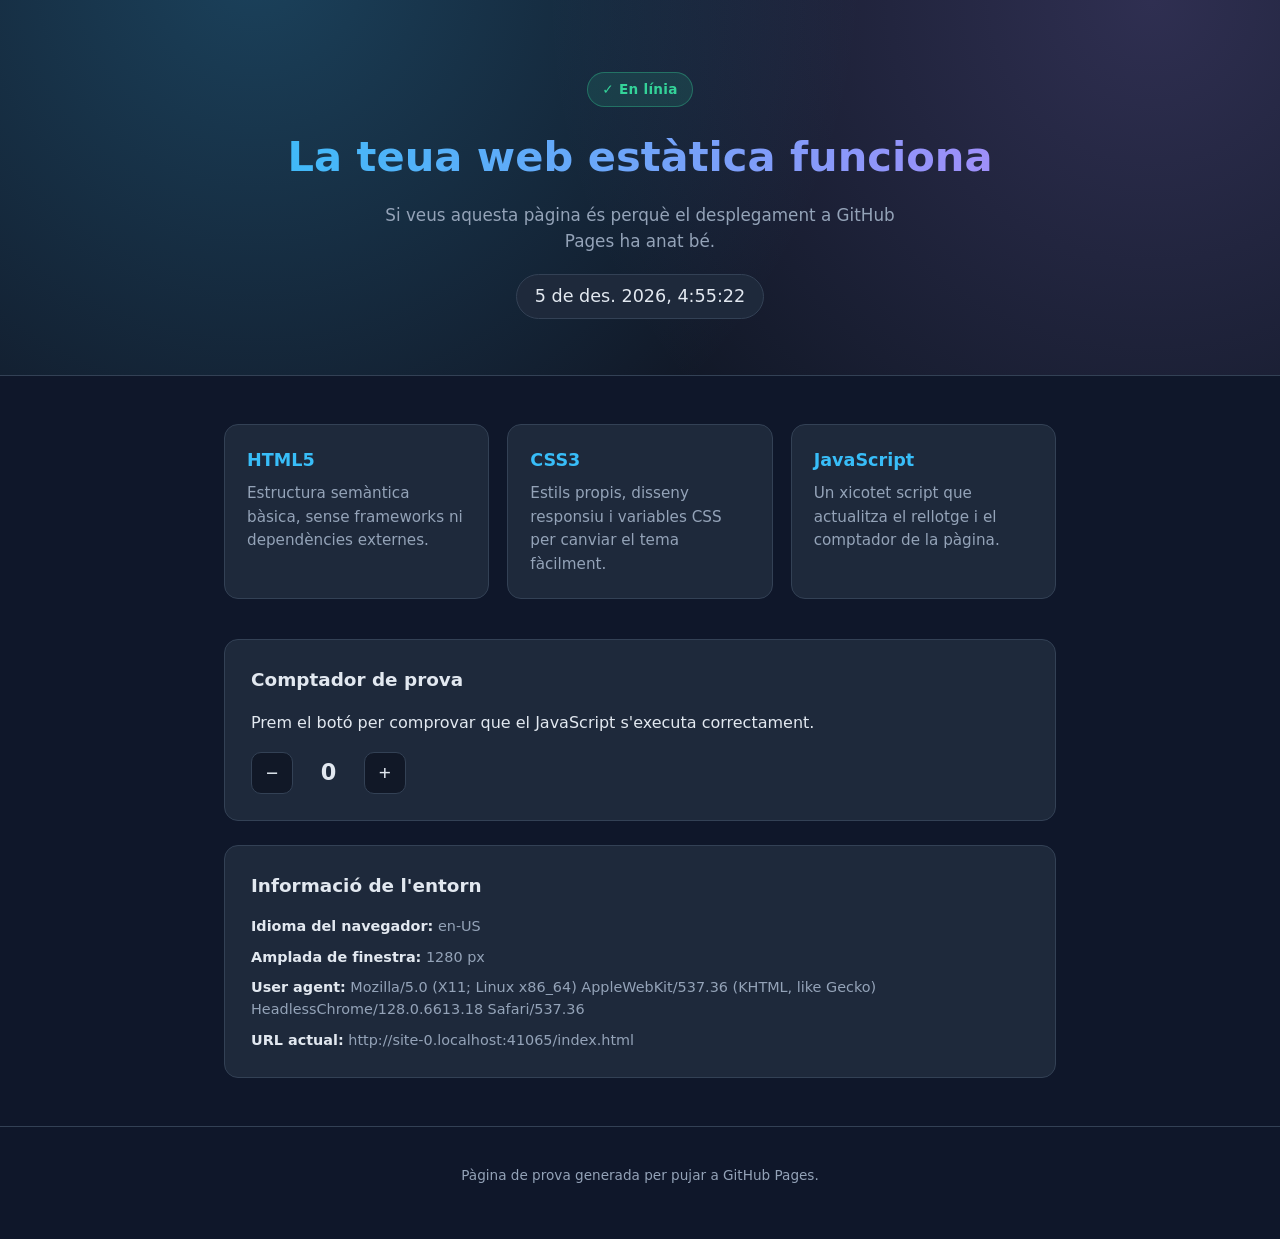
<file: index.html>
<!DOCTYPE html>
<html lang="ca">
<head>
<meta charset="UTF-8">
<meta name="viewport" content="width=device-width, initial-scale=1.0">
<title>Web de prova · GitHub Pages</title>
<meta name="description" content="Pàgina estàtica de prova per desplegar a GitHub Pages">
<link rel="icon" href="data:,">
<link rel="stylesheet" href="css/style.css">
</head>
<body>

<header class="hero">
  <div class="container">
    <span class="badge">✓ En línia</span>
    <h1>La teua web estàtica funciona</h1>
    <p class="lead">Si veus aquesta pàgina és perquè el desplegament a GitHub Pages ha anat bé.</p>
    <div id="clock" class="clock" aria-live="polite"></div>
  </div>
</header>

<main class="container">

  <section class="grid">
    <article class="card">
      <h2>HTML5</h2>
      <p>Estructura semàntica bàsica, sense frameworks ni dependències externes.</p>
    </article>
    <article class="card">
      <h2>CSS3</h2>
      <p>Estils propis, disseny responsiu i variables CSS per canviar el tema fàcilment.</p>
    </article>
    <article class="card">
      <h2>JavaScript</h2>
      <p>Un xicotet script que actualitza el rellotge i el comptador de la pàgina.</p>
    </article>
  </section>

  <section class="panel">
    <h2>Comptador de prova</h2>
    <p>Prem el botó per comprovar que el JavaScript s'executa correctament.</p>
    <div class="counter">
      <button id="btn-minus" aria-label="Restar">−</button>
      <span id="count">0</span>
      <button id="btn-plus" aria-label="Sumar">+</button>
    </div>
  </section>

  <section class="panel">
    <h2>Informació de l'entorn</h2>
    <ul id="env-info" class="env-list"></ul>
  </section>

</main>

<footer class="site-footer">
  <div class="container">
    <p>Pàgina de prova generada per pujar a GitHub Pages.</p>
  </div>
</footer>

<script src="js/script.js"></script>
</body>
</html>
</file>
<file: css/style.css>
:root {
  --bg: #0f172a;
  --bg-alt: #111827;
  --surface: #1e293b;
  --surface-border: #334155;
  --text: #e2e8f0;
  --text-muted: #94a3b8;
  --accent: #38bdf8;
  --accent-2: #a78bfa;
  --good: #34d399;
  --radius: 14px;
  --max-width: 880px;
}

* {
  box-sizing: border-box;
}

html {
  scroll-behavior: smooth;
}

body {
  margin: 0;
  font-family: "Segoe UI", system-ui, -apple-system, Roboto, Helvetica, Arial, sans-serif;
  background: var(--bg);
  color: var(--text);
  line-height: 1.55;
}

.container {
  max-width: var(--max-width);
  margin: 0 auto;
  padding: 0 24px;
}

.hero {
  padding: 72px 0 56px;
  background:
    radial-gradient(circle at 20% -10%, rgba(56, 189, 248, 0.25), transparent 55%),
    radial-gradient(circle at 90% 0%, rgba(167, 139, 250, 0.2), transparent 50%),
    var(--bg-alt);
  border-bottom: 1px solid var(--surface-border);
  text-align: center;
}

.badge {
  display: inline-block;
  padding: 6px 14px;
  border-radius: 999px;
  background: rgba(52, 211, 153, 0.12);
  color: var(--good);
  border: 1px solid rgba(52, 211, 153, 0.35);
  font-size: 0.85rem;
  font-weight: 600;
  letter-spacing: 0.02em;
  margin-bottom: 18px;
}

.hero h1 {
  font-size: clamp(1.8rem, 4vw, 2.6rem);
  margin: 0 0 12px;
  background: linear-gradient(90deg, var(--accent), var(--accent-2));
  -webkit-background-clip: text;
  background-clip: text;
  color: transparent;
}

.lead {
  color: var(--text-muted);
  font-size: 1.05rem;
  max-width: 520px;
  margin: 0 auto 20px;
}

.clock {
  font-variant-numeric: tabular-nums;
  font-size: 1.1rem;
  color: var(--text);
  background: var(--surface);
  border: 1px solid var(--surface-border);
  display: inline-block;
  padding: 8px 18px;
  border-radius: 999px;
}

main.container {
  padding: 48px 24px 24px;
}

.grid {
  display: grid;
  grid-template-columns: repeat(auto-fit, minmax(220px, 1fr));
  gap: 18px;
  margin-bottom: 40px;
}

.card {
  background: var(--surface);
  border: 1px solid var(--surface-border);
  border-radius: var(--radius);
  padding: 22px;
  transition: transform 0.15s ease, border-color 0.15s ease;
}

.card:hover {
  transform: translateY(-3px);
  border-color: var(--accent);
}

.card h2 {
  margin: 0 0 8px;
  font-size: 1.1rem;
  color: var(--accent);
}

.card p {
  margin: 0;
  color: var(--text-muted);
  font-size: 0.95rem;
}

.panel {
  background: var(--surface);
  border: 1px solid var(--surface-border);
  border-radius: var(--radius);
  padding: 26px;
  margin-bottom: 24px;
}

.panel h2 {
  margin-top: 0;
  font-size: 1.15rem;
}

.counter {
  display: flex;
  align-items: center;
  gap: 16px;
  margin-top: 14px;
}

.counter button {
  width: 42px;
  height: 42px;
  border-radius: 10px;
  border: 1px solid var(--surface-border);
  background: var(--bg-alt);
  color: var(--text);
  font-size: 1.3rem;
  cursor: pointer;
  transition: background 0.15s ease, border-color 0.15s ease;
}

.counter button:hover {
  background: rgba(56, 189, 248, 0.15);
  border-color: var(--accent);
}

.counter span {
  font-size: 1.4rem;
  font-weight: 600;
  min-width: 2.5ch;
  text-align: center;
}

.env-list {
  list-style: none;
  padding: 0;
  margin: 14px 0 0;
  display: grid;
  gap: 8px;
  font-size: 0.9rem;
  color: var(--text-muted);
}

.env-list li strong {
  color: var(--text);
  font-weight: 600;
}

.site-footer {
  border-top: 1px solid var(--surface-border);
  padding: 24px 0 40px;
  text-align: center;
  color: var(--text-muted);
  font-size: 0.85rem;
}

@media (max-width: 480px) {
  .hero {
    padding: 56px 0 40px;
  }
}
</file>
